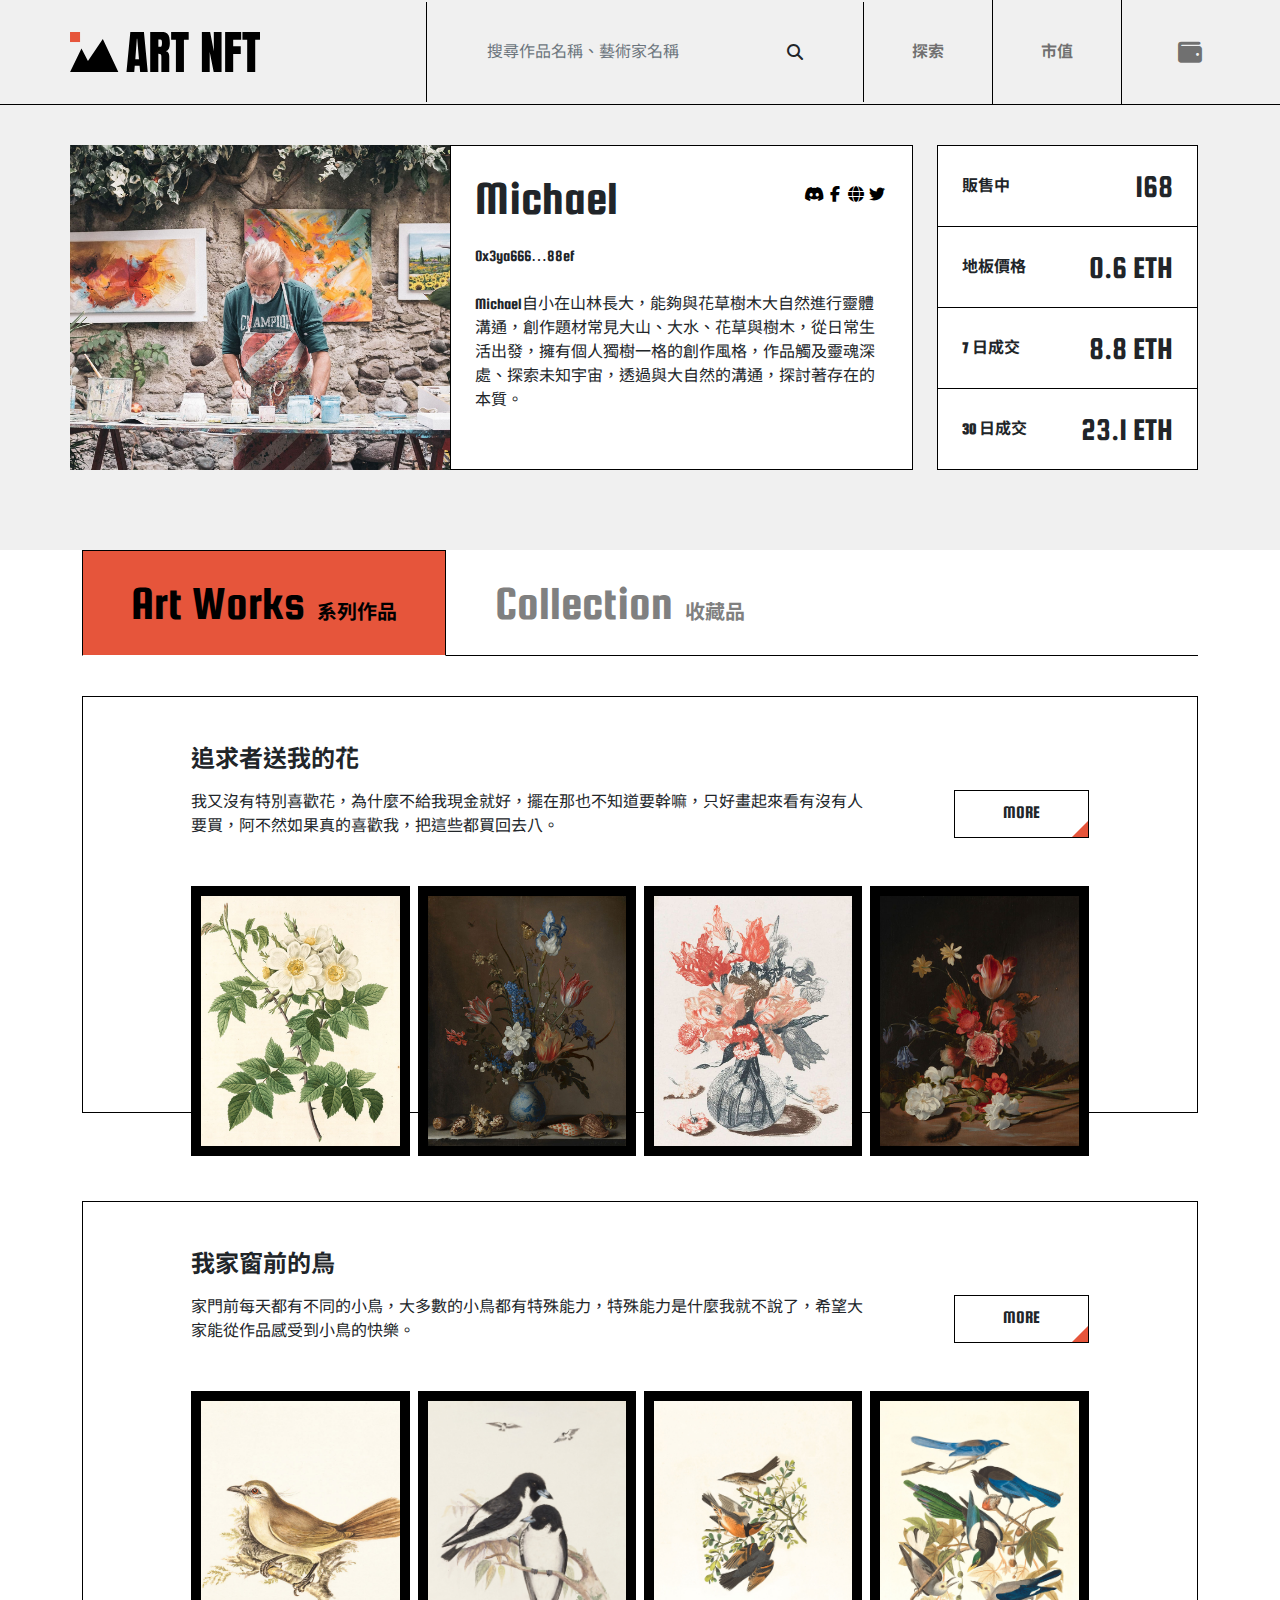
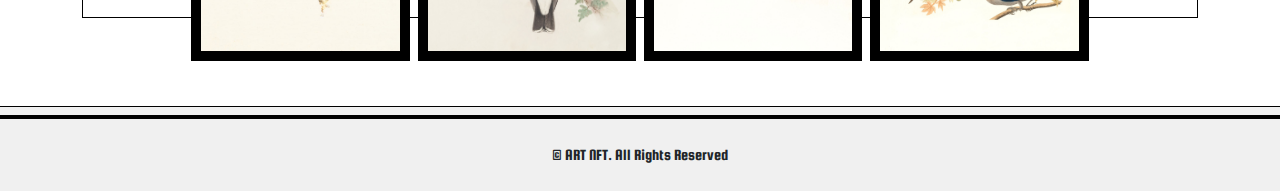
<file: artist.html>
<!DOCTYPE html>
<html lang="en">

  <head>
    <meta charset="UTF-8">
    <meta name="viewport" content="width=device-width, initial-scale=1.0">
    <meta http-equiv="X-UA-Compatible" content="ie=edge">
    <title>Artist</title>
    <link rel="stylesheet" href="https://cdnjs.cloudflare.com/ajax/libs/font-awesome/5.13.0/css/all.min.css" />
    <link rel="stylesheet" href="./assets/style/all.css">
    <link rel="stylesheet" href="https://cdn.jsdelivr.net/npm/swiper@8/swiper-bundle.min.css" />
  </head>

  <body>
    <nav class="navbar navbar-expand-lg navbar-light bg-light border-bottom py-3  px-0 py-lg-0">
      <div class="container-fluid container-lg px-lg-0 ">
        <h1 class="logo mb-0 flex-grow-1">
          <a href="./index.html">ART NFT</a>
        </h1>
        <div class="d-flex  border-lg-StoE">
            <form class="d-flex align-items-center px-7 py-lg-5" role="search">
              <input type="search" placeholder="搜尋作品名稱、藝術家名稱" aria-label="Search" class="d-none d-lg-block form-control bg-transparent border-0">
              <i class="fa-solid fa-magnifying-glass ms-4 me-2"></i>
            </form>
          <button class="navbar-toggler border-0" type="button" data-bs-toggle="collapse" data-bs-target="#navbarSupportedContent" aria-controls="navbarSupportedContent" aria-expanded="false" aria-label="Toggle navigation">
            <span class="navbar-toggler-icon "></span>
          </button>
        </div>
          <div class="collapse navbar-collapse flex-grow-0 " id="navbarSupportedContent">
            <ul class=" navbar-nav me-auto mb-2 mb-lg-0  text-center">
              <li class="nav-item border-bottom border-lg-bottom-0 ">
                <a class="nav-link  fw-bold fs-5 fs-lg-6 py-4 px-7 py-lg-6" aria-current="page" href="./explore.html">探索</a>
              </li>
              <li class="nav-item  border-lg-StoE  ">
                <a class="nav-link  fw-bold fs-5 fs-lg-6 py-4 px-7 py-lg-6" href="./market-value.html">市值</a>
              </li>
              <li class="nav-item ">
                <a class="nav-link py-0 " aria-current="page" data-bs-toggle="modal" data-bs-target="#WalletModal">
                  <button type="button" class="btn btn-primary d-lg-none border py-2 w-100">連結錢包</button>
                  <i class="fa-solid fa-wallet d-none d-lg-block fs-3 ps-7 py-lg-6"></i>
                </a>
              </li>
            </ul>
          </div>
          
      </div>
    </nav>

    


<section class="pt-4 pb-6 pt-lg-6 pb-lg-8 bg-light">
    <div class="container">
        <div class="row">
            <div class="col-lg-4 p-lg-0">
                <img src="./assets/images/artist01.jpg" alt="artist" class="img-fluid h-100">
            </div>
            <div class="col-lg-5 ps-lg-0 mb-3 mb-lg-0">
                <div class="border bg-white px-3 py-4 px-lg-4 h-100">
                            <div class="d-flex justify-content-between align-items-center mb-1 mb-lg-3">
                                <h2 class="mb-0 fs-2 fs-lg-1">Michael</h2>
                                <ul class="d-flex list-unstyled">
                                    <li class="icon text-center">
                                        <a href="#"><i class="fa-brands fa-discord"></i></a>
                                    </li>
                                    <li class="icon text-center">
                                        <a href="#"><i class="fa-brands fa-facebook-f"></i></a>
                                    </li>
                                    <li class="icon text-center">
                                        <a href="#"><i class="fa-solid fa-globe"></i></a>
                                    </li>
                                    <li class="icon text-center">
                                        <a href="#"><i class="fa-brands fa-twitter"></i></a>
                                    </li>
                                </ul>
                            </div>
                            <p class="mb-4">0x3ya666…88ef</p>
                            <p class="mb-0">Michael自小在山林長大，能夠與花草樹木大自然進行靈體溝通，創作題材常見大山、大水、花草與樹木，從日常生活出發，擁有個⼈獨樹⼀格的創作風格，作品觸及靈魂深處、探索未知宇宙，透過與大自然的溝通，探討著存在的本質。​</p>
                </div>
            </div>
            <div class="col-lg-3">
                <ul class="list-group ">
                    <li class="list-group-item px-4 py-3 d-flex justify-content-between align-items-center">
                        <p class="mb-0 fw-bold">販售中</p>
                        <p class="mb-0 fs-2">168</p>
                    </li>
                    <li class="list-group-item px-4 py-3 d-flex justify-content-between align-items-center">
                        <p class="mb-0 fw-bold">地板價格</p>
                        <p class="mb-0 fs-2">0.6 ETH</p>
                    </li>
                    <li class="list-group-item px-4 py-3 d-flex justify-content-between align-items-center">
                        <p class="mb-0 fw-bold">7 日成交</p>
                        <p class="mb-0 fs-2">8.8 ETH</p>
                    </li>
                    <li class="list-group-item px-4 py-3 d-flex justify-content-between align-items-center">
                        <p class="mb-0 fw-bold">30 日成交</p>
                        <p class="mb-0 fs-2">23.1 ETH</p>
                    </li>
                </ul>
            </div> 
        </div>
    </div>
</section>

<section>
    <div class="container">
        <ul class="nav nav-tabs mb-4 mb-lg-6 border-bottom">
            <li class="nav-item ">
              <a class="nav-link active px-3 px-lg-7 py-3 fs-2 fs-lg-1" aria-current="page" data-bs-toggle="tab" aria-selected="true" href="#art-work">Art Works<span class="fs-4 ms-2 fw-bold d-none d-lg-inline">系列作品</span></a>
            </li>
            <li class="nav-item">
              <a class="nav-link px-3 px-lg-7 py-3 fs-2 fs-lg-1" data-bs-toggle="tab" aria-selected="false" href="#collection">Collection<span class="fs-4 ms-2 fw-bold d-none d-lg-inline">收藏品</span></a>
            </li>
        </ul>
        <!-- art-work 內容 -->
        <div class="tab-content">
            <div class="tab-pane fade show active" id="art-work">
                <!-- 追求者送我的花 -->
                <div class="border art-works-border mb-3 pt-lg-7 ">
                    <div class="row justify-content-center">
                        <div class="col-lg-10 mb-4 mb-lg-7">
                            <h3 class="fs-3 fw-bold mb-3">追求者送我的花</h3>
                            <div class="d-flex justify-content-between">
                                <p class="mb-0 me-lg-8">我又沒有特別喜歡花，為什麼不給我現金就好，擺在那也不知道要幹嘛，只好畫起來看有沒有人要買，阿不然如果真的喜歡我，把這些都買回去八。</p>
                                <a href="#" class="btn btn-triangle btn-white px-7 py-1 fs-5 d-none d-lg-block">MORE</a>
                            </div>
                        </div>
                    </div>
                    <!-- art -->
                    <div class="row justify-content-center ">
                        <div class="col-lg-10">
                            <ul class="row row-cols-1 row-cols-lg-4 list-unstyled  g-1">
                                <li class="col">
                                    <div class="img-frame">
                                        <img src="./assets/images/the-new-york-public-library-vBejyCBXZBY-unsplash.jpg" alt="art" class="img-fluid">
                                    </div>
                                </li>
                                <li class="col d-none d-lg-block">
                                    <div class="img-frame">
                                        <img src="./assets/images/art30.jpg" alt="art" class="img-fluid">
                                    </div>
                                </li>
                                <li class="col d-none d-lg-block">
                                    <div class="img-frame">
                                        <img src="./assets/images/art14.jpg" alt="art" class="img-fluid">
                                    </div>
                                </li>
                                <li class="col d-none d-lg-block">
                                    <div class="img-frame">
                                        <img src="./assets/images/art29.jpg" alt="art" class="img-fluid">
                                    </div>
                                </li>
                            </ul>
                        </div>
                        
                    </div>
                    <!-- button -->
                    <div class="d-lg-none text-center">
                        <a href="#" class="btn btn-triangle btn-white px-7 py-1 fs-5">MORE</a>
                    </div>  
                </div>
                <!-- 我家窗前的鳥 -->
                <div class="border art-works-border mb-6 pt-lg-7 ">
                    <div class="row justify-content-center">
                        <div class="col-lg-10 mb-4 mb-lg-7">
                            <h3 class="fs-3 fw-bold mb-3">我家窗前的鳥</h3>
                            <div class="d-flex justify-content-between">
                                <p class="mb-0 me-lg-8">家門前每天都有不同的小鳥，大多數的小鳥都有特殊能力，特殊能力是什麼我就不說了，希望大家能從作品感受到小鳥的快樂。</p>
                                <a href="#" class="btn btn-triangle btn-white px-7 py-1 fs-5 d-none d-lg-block">MORE</a>
                            </div>
                        </div>
                    </div>
                    <!-- art -->
                    <div class="row justify-content-center ">
                        <div class="col-lg-10">
                            <ul class="row row-cols-1 row-cols-lg-4 list-unstyled  g-1">
                                <li class="col">
                                    <div class="img-frame">
                                        <img src="./assets/images/art27.jpg" alt="art" class="img-fluid">
                                    </div>
                                </li>
                                <li class="col d-none d-lg-block">
                                    <div class="img-frame">
                                        <img src="./assets/images/art20.jpg" alt="art" class="img-fluid">
                                    </div>
                                </li>
                                <li class="col d-none d-lg-block">
                                    <div class="img-frame">
                                        <img src="./assets/images/art26.jpg" alt="art" class="img-fluid">
                                    </div>
                                </li>
                                <li class="col d-none d-lg-block">
                                    <div class="img-frame">
                                        <img src="./assets/images/art22.jpg" alt="art" class="img-fluid">
                                    </div>
                                </li>
                            </ul>
                        </div>
                        
                    </div>
                    <!-- button -->
                    <div class="d-lg-none text-center">
                        <a href="#" class="btn btn-triangle btn-white px-7 py-1 fs-5">MORE</a>
                    </div>  
                </div>
            </div>
            <div class="tab-pane fade " id="collection">b</div>
        </div>
    </div>
</section>


    <footer class="footer bg-light border-top  border-1 ">
      <div class="border-top border-4 mt-1">
        <p class="text-center py-4 mb-0">© ART NFT. All Rights Reserved</p>
      </div>
    </footer>

    <!-- Modal -->
<div class="modal fade" id="WalletModal" tabindex="-1" aria-labelledby="exampleModalLabel" aria-hidden="true">
  <div class="modal-dialog modal-dialog-centered  modal-fullscreen-sm-down">
    <div class="modal-content">
      <div class="modal-header mb-4">
        <h5 class="modal-title ms-auto fs-4" id="exampleModalLabel">連結你的錢包</h5>
        <button type="button" class="btn-close" data-bs-dismiss="modal" aria-label="Close"></button>
      </div>
      <div class="modal-body">
        <ul class="list-unstyled row row-cols-1 row-cols-md-2 g-1">
          <li class="col ">
            <div class="d-flex justify-content-between align-items-center btn btn-outline-black p-3">
              <label class="form-check-label " for="logo-1">
                <img src="./assets/images/logo/connect01.png" alt="">MetaMask
              </label>
              <input class="form-check-input" type="radio" name="flexRadioDefault" id="logo-1" >
            </div>
          </li>
          <li class="col ">
            <div class="d-flex justify-content-between align-items-center btn btn-outline-black p-3">
              <label class="form-check-label" for="logo-2">
                <img src="./assets/images/logo/connect02.png" alt="">MetaMask
              </label>
              <input class="form-check-input" type="radio" name="flexRadioDefault" id="logo-2" >
            </div>
          </li>
          <li class="col ">
            <div class="d-flex justify-content-between align-items-center btn btn-outline-black p-3">
              <label class="form-check-label" for="logo-3">
                <img src="./assets/images/logo/connect03.png" alt="">MetaMask
              </label>
              <input class="form-check-input" type="radio" name="flexRadioDefault" id="logo-3" >
            </div>
          </li>
          <li class="col ">
            <div class="d-flex justify-content-between align-items-center btn btn-outline-black p-3">
              <label class="form-check-label" for="logo-4">
                <img src="./assets/images/logo/connect04.png" alt="">MetaMask
              </label>
              <input class="form-check-input" type="radio" name="flexRadioDefault" id="logo-4" >
            </div>
          </li>
          <li class="col ">
            <div class="d-flex justify-content-between align-items-center btn btn-outline-black p-3">
              <label class="form-check-label" for="logo-5">
                <img src="./assets/images/logo/connect05.png" alt="">MetaMask
              </label>
              <input class="form-check-input" type="radio" name="flexRadioDefault" id="logo-5" >
            </div>
          </li>
          <li class="col ">
            <div class="d-flex justify-content-between align-items-center btn btn-outline-black p-3">
              <label class="form-check-label" for="logo-6">
                <img src="./assets/images/logo/connect06.png" alt="">MetaMask
              </label>
              <input class="form-check-input" type="radio" name="flexRadioDefault" id="logo-6" >
            </div>
          </li>
        </ul>
      </div>
      <div class="modal-footer border-top-0 p-0">
        <button type="button" class="btn btn-primary text-white fs-5 px-4 py-2 border w-100">連結錢包</button>
      </div>
    </div>
  </div>
</div>

    <script src="./assets/js/vendors.js"></script>
    <script src="./assets/js/all.js"></script>
  </body>

</html>
</file>
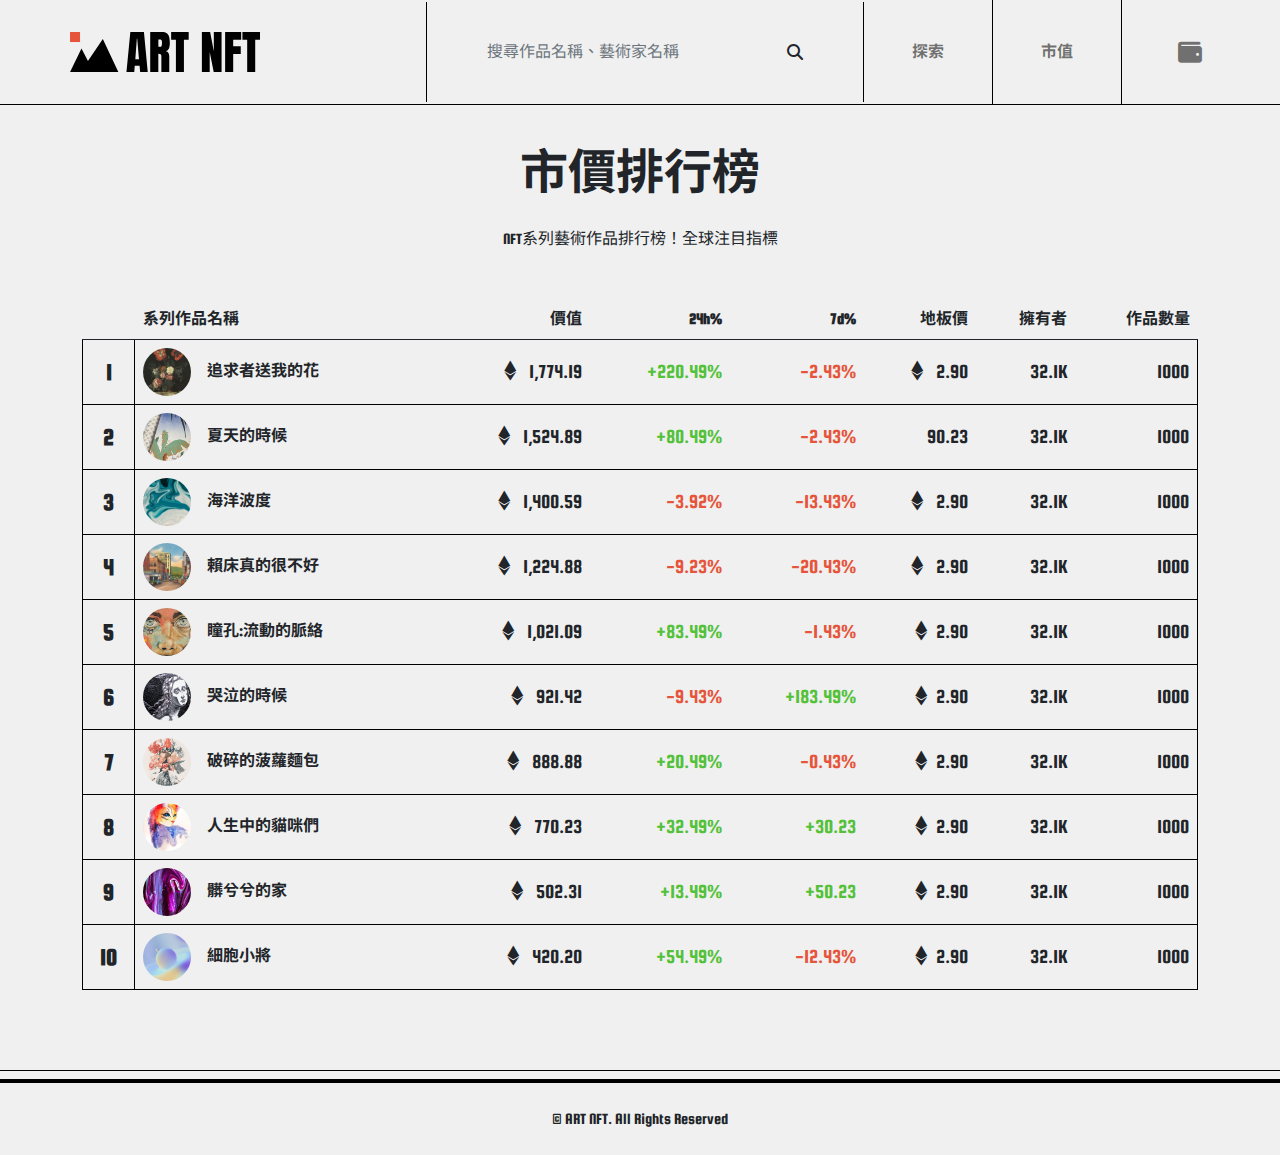
<file: market-value.html>
<!DOCTYPE html>
<html lang="en">

  <head>
    <meta charset="UTF-8">
    <meta name="viewport" content="width=device-width, initial-scale=1.0">
    <meta http-equiv="X-UA-Compatible" content="ie=edge">
    <title>market-value</title>
    <link rel="stylesheet" href="https://cdnjs.cloudflare.com/ajax/libs/font-awesome/5.13.0/css/all.min.css" />
    <link rel="stylesheet" href="./assets/style/all.css">
    <link rel="stylesheet" href="https://cdn.jsdelivr.net/npm/swiper@8/swiper-bundle.min.css" />
  </head>

  <body>
    <nav class="navbar navbar-expand-lg navbar-light bg-light border-bottom py-3  px-0 py-lg-0">
      <div class="container-fluid container-lg px-lg-0 ">
        <h1 class="logo mb-0 flex-grow-1">
          <a href="./index.html">ART NFT</a>
        </h1>
        <div class="d-flex  border-lg-StoE">
            <form class="d-flex align-items-center px-7 py-lg-5" role="search">
              <input type="search" placeholder="搜尋作品名稱、藝術家名稱" aria-label="Search" class="d-none d-lg-block form-control bg-transparent border-0">
              <i class="fa-solid fa-magnifying-glass ms-4 me-2"></i>
            </form>
          <button class="navbar-toggler border-0" type="button" data-bs-toggle="collapse" data-bs-target="#navbarSupportedContent" aria-controls="navbarSupportedContent" aria-expanded="false" aria-label="Toggle navigation">
            <span class="navbar-toggler-icon "></span>
          </button>
        </div>
          <div class="collapse navbar-collapse flex-grow-0 " id="navbarSupportedContent">
            <ul class=" navbar-nav me-auto mb-2 mb-lg-0  text-center">
              <li class="nav-item border-bottom border-lg-bottom-0 ">
                <a class="nav-link  fw-bold fs-5 fs-lg-6 py-4 px-7 py-lg-6" aria-current="page" href="./explore.html">探索</a>
              </li>
              <li class="nav-item  border-lg-StoE  ">
                <a class="nav-link  fw-bold fs-5 fs-lg-6 py-4 px-7 py-lg-6" href="./market-value.html">市值</a>
              </li>
              <li class="nav-item ">
                <a class="nav-link py-0 " aria-current="page" data-bs-toggle="modal" data-bs-target="#WalletModal">
                  <button type="button" class="btn btn-primary d-lg-none border py-2 w-100">連結錢包</button>
                  <i class="fa-solid fa-wallet d-none d-lg-block fs-3 ps-7 py-lg-6"></i>
                </a>
              </li>
            </ul>
          </div>
          
      </div>
    </nav>

    
<section class="bg-light pb-6 pb-lg-8">
    <div class="container">
        <div class="text-center pt-4 pb-5 pt-lg-6 pb-lg-7">
            <h2 class="fs-2 fw-bold fs-lg-1 mb-3 mb-lg-4">市價排行榜</h2>
            <p class="mb-0">NFT系列藝術作品排行榜！全球注目指標</p>
        </div>
        <table class="table mb-0">
            <thead>
              <tr>
                <th scope="col" class="d-none d-lg-table-cell"> </th>
                <th scope="col" class="d-none d-lg-table-cell"colspan="2">系列作品名稱</th>
                <th scope="col" class="text-end d-none d-lg-table-cell">價值</th>
                <th scope="col" class="text-end d-none d-lg-table-cell">24h%</th>
                <th scope="col" class="text-end d-none d-lg-table-cell">7d%</th>
                <th scope="col" class="text-end d-none d-lg-table-cell">地板價</th>
                <th scope="col" class="text-end d-none d-lg-table-cell">擁有者</th>
                <th scope="col" class="text-end d-none d-lg-table-cell">作品數量</th>
              </tr>
            </thead>
            <tbody class='border'>
              <tr class=" align-middle">
                <th scope="row" class="border-end text-center fs-3">1</th>
                <td class="Portfolio fs-7 fs-lg-6 fw-bold" colspan="2">
                    <img src="./assets/images/art13.jpg" alt="圖片" class="rounded-circle">追求者送我的花
                </td>
                <td class="text-end fs-4">
                    <i class="fa-brands fa-ethereum me-1"></i>
                    1,774.19
                </td>
                <td class="triangle-plus d-lg-none">
                  <a href="#other-info1" data-bs-toggle="collapse" role="button" aria-expanded="false" aria-controls="other-info">
                  </a>
                </td>
                <td class="text-secondary text-end d-none d-lg-table-cell fs-4">+220.49%</td>
                <td class="text-primary text-end d-none d-lg-table-cell fs-4">-2.43%</td>
                <td class="text-end d-none d-lg-table-cell fs-4">
                    <i class="fa-brands fa-ethereum me-1"></i>
                    2.90
                </td>
                <td class="text-end d-none d-lg-table-cell fs-4">32.1K</td>
                <td class="text-end d-none d-lg-table-cell fs-4">1000</td>
                <!-- other-info -->
              <tr class="collapse" id="other-info1">
                <td colspan="5" class="p-3 bg-white">
                  <div class="row justify-content-center text-center gy-3">
                    <div class="col-4">
                      <p class="mb-1 fs-7">24h%</p>
                      <p class="mb-0 text-secondary">+220.49%</p>
                    </div>
                    <div class="col-4">
                      <p class="mb-1 fs-7">24h%</p>
                      <p class="mb-0 text-primary">-2.43%</p>
                   </div>
                    <div class="col-4">
                      <p class="mb-1 fs-7">地板價</p>
                      <p class="mb-0 fs-4"><i class="fa-brands fa-ethereum me-1"></i>
                        2.90</p>
                    </div>
                    <div class="col-4">
                      <p class="mb-1 fs-7">擁有者</p>
                      <p class="mb-0 fs-4">32.1K</p>
                    </div>
                    <div class="col-4">
                      <p class="mb-1 fs-7">作品數量</p>
                      <p class="mb-0 fs-4">1000</p>
                    </div>
                  </div>
                </td>
              </tr>
              </tr>

              <tr class=" align-middle">
                <th scope="row" class="border-end text-center fs-3">2</th>
                <td class="Portfolio fs-7 fs-lg-6 fw-bold" colspan="2">
                    <img src="./assets/images/art06.jpg" alt="圖片" class="rounded-circle">夏天的時候
                </td>
                <td class="text-end fs-4">
                    <i class="fa-brands fa-ethereum me-1"></i>
                    1,524.89
                </td>
                <td class="triangle-plus d-lg-none"><a href="#other-info2" data-bs-toggle="collapse" role="button" aria-expanded="false" aria-controls="other-info"></a></td>
                <td class="text-secondary text-end d-none d-lg-table-cell fs-4">+80.49%</td>
                <td class="text-primary text-end d-none d-lg-table-cell fs-4">-2.43%</td>
                <td class="text-end d-none d-lg-table-cell fs-4">
                  90.23
                </td>
                <td class="text-end d-none d-lg-table-cell fs-4">32.1K</td>
                <td class="text-end d-none d-lg-table-cell fs-4">1000</td>
                <!-- other-info -->
              <tr class="collapse" id="other-info2">
                <td colspan="5" class="p-3 bg-white">
                  <div class="row justify-content-center text-center gy-3">
                    <div class="col-4">
                      <p class="mb-1 fs-7">24h%</p>
                      <p class="mb-0 text-secondary">+220.49%</p>
                    </div>
                    <div class="col-4">
                      <p class="mb-1 fs-7">24h%</p>
                      <p class="mb-0 text-primary">-2.43%</p>
                   </div>
                    <div class="col-4">
                      <p class="mb-1 fs-7">地板價</p>
                      <p class="mb-0 fs-4">90.23</p>
                    </div>
                    <div class="col-4">
                      <p class="mb-1 fs-7">擁有者</p>
                      <p class="mb-0 fs-4">32.1K</p>
                    </div>
                    <div class="col-4">
                      <p class="mb-1 fs-7">作品數量</p>
                      <p class="mb-0 fs-4">1000</p>
                    </div>
                  </div>
                </td>
              </tr>
              </tr>

              <tr class=" align-middle">
                <th scope="row" class="border-end text-center fs-3">3</th>
                <td class="Portfolio fs-7 fs-lg-6 fw-bold" colspan="2">
                    <img src="./assets/images/art02.jpg" alt="圖片" class="rounded-circle">海洋波度
                </td>
                <td class="text-end fs-4">
                    <i class="fa-brands fa-ethereum me-1"></i>
                    1,400.59
                </td>
                <td class="triangle-plus d-lg-none"><a href="#other-info3" data-bs-toggle="collapse" role="button" aria-expanded="false" aria-controls="other-info"></a></td>
                <td class="text-primary text-end d-none d-lg-table-cell fs-4">-3.92%</td>
                <td class="text-primary text-end d-none d-lg-table-cell fs-4">-13.43%</td>
                <td class="text-end d-none d-lg-table-cell fs-4">
                    <i class="fa-brands fa-ethereum me-1"></i>
                    2.90
                </td>
                <td class="text-end d-none d-lg-table-cell fs-4">32.1K</td>
                <td class="text-end d-none d-lg-table-cell fs-4">1000</td>
                <!-- other-info -->
              <tr class="collapse" id="other-info3">
                <td colspan="5" class="p-3 bg-white">
                  <div class="row justify-content-center text-center gy-3">
                    <div class="col-4">
                      <p class="mb-1 fs-7">24h%</p>
                      <p class="mb-0 text-primary">-3.92%</p>
                   </div>
                    <div class="col-4">
                      <p class="mb-1 fs-7">24h%</p>
                      <p class="mb-0 text-primary">-13.43%</p>
                    </div>
                    <div class="col-4">
                      <p class="mb-1 fs-7">地板價</p>
                      <p class="mb-0 fs-4"><i class="fa-brands fa-ethereum me-1"></i>
                        2.90</p>
                    </div>
                    <div class="col-4">
                      <p class="mb-1 fs-7">擁有者</p>
                      <p class="mb-0 fs-4">32.1K</p>
                    </div>
                    <div class="col-4">
                      <p class="mb-1 fs-7">作品數量</p>
                      <p class="mb-0 fs-4">1000</p>
                    </div>
                  </div>
                </td>
              </tr>
              </tr>

              <tr class=" align-middle">
                <th scope="row" class="border-end text-center fs-3">4</th>
                <td class="Portfolio fs-7 fs-lg-6 fw-bold" colspan="2">
                    <img src="./assets/images/art03.jpg" alt="圖片" class="rounded-circle">賴床真的很不好
                </td>
                <td class="text-end fs-4">
                    <i class="fa-brands fa-ethereum me-1"></i>
                    1,224.88
                </td>
                <td class="triangle-plus d-lg-none"><a href="#other-info4" data-bs-toggle="collapse" role="button" aria-expanded="false" aria-controls="other-info"></a></td>
                <td class="text-primary text-end d-none d-lg-table-cell fs-4">-9.23%</td>
                <td class="text-primary text-end d-none d-lg-table-cell fs-4">-20.43%</td>
                <td class="text-end d-none d-lg-table-cell fs-4">
                    <i class="fa-brands fa-ethereum me-1"></i>
                    2.90
                </td>
                <td class="text-end d-none d-lg-table-cell fs-4">32.1K</td>
                <td class="text-end d-none d-lg-table-cell fs-4">1000</td>
                <!-- other-info -->
              <tr class="collapse" id="other-info4">
                <td colspan="5" class="p-3 bg-white">
                  <div class="row justify-content-center text-center gy-3">
                    <div class="col-4">
                      <p class="mb-1 fs-7">24h%</p>
                      <p class="mb-0 text-primary">-9.23%</p>
                   </div>
                    <div class="col-4">
                      <p class="mb-1 fs-7">24h%</p>
                      <p class="mb-0 text-primary">-20.43%</p>
                    </div>
                    <div class="col-4">
                      <p class="mb-1 fs-7">地板價</p>
                      <p class="mb-0 fs-4"><i class="fa-brands fa-ethereum me-1"></i>
                        2.90</p>
                    </div>
                    <div class="col-4">
                      <p class="mb-1 fs-7">擁有者</p>
                      <p class="mb-0 fs-4">32.1K</p>
                    </div>
                    <div class="col-4">
                      <p class="mb-1 fs-7">作品數量</p>
                      <p class="mb-0 fs-4">1000</p>
                    </div>
                  </div>
                </td>
              </tr>
              </tr>

              <tr class=" align-middle">
                <th scope="row" class="border-end text-center fs-3">5</th>
                <td class="Portfolio fs-7 fs-lg-6 fw-bold" colspan="2">
                    <img src="./assets/images/art01.jpg" alt="圖片" class="rounded-circle">瞳孔:流動的脈絡
                </td>
                <td class="text-end fs-4">
                    <i class="fa-brands fa-ethereum me-1"></i>
                    1,021.09
                </td>
                <td class="triangle-plus d-lg-none"><a href="#other-info5" data-bs-toggle="collapse" role="button" aria-expanded="false" aria-controls="other-info"></a></td>
                <td class="text-secondary text-end d-none d-lg-table-cell fs-4">+83.49%</td>
                <td class="text-primary text-end d-none d-lg-table-cell fs-4">-1.43%</td>
                <td class="text-end d-none d-lg-table-cell fs-4">
                  <i class="fa-brands fa-ethereum me-1"></i>2.90
                </td>
                <td class="text-end d-none d-lg-table-cell fs-4">32.1K</td>
                <td class="text-end d-none d-lg-table-cell fs-4">1000</td>
                <!-- other-info -->
              <tr class="collapse" id="other-info5">
                <td colspan="5" class="p-3 bg-white">
                  <div class="row justify-content-center text-center gy-3">
                    <div class="col-4">
                      <p class="mb-1 fs-7">24h%</p>
                      <p class="mb-0 text-secondary">+83.49%</p>
                    </div>
                    <div class="col-4">
                      <p class="mb-1 fs-7">24h%</p>
                      <p class="mb-0 text-primary">-1.43%</p>
                   </div>
                    <div class="col-4">
                      <p class="mb-1 fs-7">地板價</p>
                      <p class="mb-0 fs-4"><i class="fa-brands fa-ethereum me-1"></i>
                        2.90</p>
                    </div>
                    <div class="col-4">
                      <p class="mb-1 fs-7">擁有者</p>
                      <p class="mb-0 fs-4">32.1K</p>
                    </div>
                    <div class="col-4">
                      <p class="mb-1 fs-7">作品數量</p>
                      <p class="mb-0 fs-4">1000</p>
                    </div>
                  </div>
                </td>
              </tr>
              </tr>

              <tr class=" align-middle">
                <th scope="row" class="border-end text-center fs-3">6</th>
                <td class="Portfolio fs-7 fs-lg-6 fw-bold" colspan="2">
                    <img src="./assets/images/art11.jpg" alt="圖片" class="rounded-circle">哭泣的時候
                </td>
                <td class="text-end fs-4">
                    <i class="fa-brands fa-ethereum me-1"></i>
                    921.42
                </td>
                <td class="triangle-plus d-lg-none"><a href="#other-info6" data-bs-toggle="collapse" role="button" aria-expanded="false" aria-controls="other-info"></a></td>
                <td class="text-primary text-end d-none d-lg-table-cell fs-4">-9.43%</td>
                <td class="text-secondary text-end d-none d-lg-table-cell fs-4">+183.49%</td>
                <td class="text-end d-none d-lg-table-cell fs-4">
                  <i class="fa-brands fa-ethereum me-1"></i>2.90
                </td>
                <td class="text-end d-none d-lg-table-cell fs-4">32.1K</td>
                <td class="text-end d-none d-lg-table-cell fs-4">1000</td>
                <!-- other-info -->
              <tr class="collapse" id="other-info6">
                <td colspan="5" class="p-3 bg-white">
                  <div class="row justify-content-center text-center gy-3">
                    <div class="col-4">
                      <p class="mb-1 fs-7">24h%</p>
                      <p class="mb-0 text-primary">-9.43%</p>
                   </div>
                    <div class="col-4">
                      <p class="mb-1 fs-7">24h%</p>
                      <p class="mb-0 text-secondary">+183.49%</p>
                    </div>
                    <div class="col-4">
                      <p class="mb-1 fs-7">地板價</p>
                      <p class="mb-0 fs-4"><i class="fa-brands fa-ethereum me-1"></i>
                        2.90</p>
                    </div>
                    <div class="col-4">
                      <p class="mb-1 fs-7">擁有者</p>
                      <p class="mb-0 fs-4">32.1K</p>
                    </div>
                    <div class="col-4">
                      <p class="mb-1 fs-7">作品數量</p>
                      <p class="mb-0 fs-4">1000</p>
                    </div>
                  </div>
                </td>
              </tr>
              </tr>

              <tr class=" align-middle">
                <th scope="row" class="border-end text-center fs-3">7</th>
                <td class="Portfolio fs-7 fs-lg-6 fw-bold" colspan="2">
                    <img src="./assets/images/art14.jpg" alt="圖片" class="rounded-circle">破碎的菠蘿麵包
                </td>
                <td class="text-end fs-4">
                    <i class="fa-brands fa-ethereum me-1"></i>
                    888.88
                </td>
                <td class="triangle-plus d-lg-none"><a href="#other-info7" data-bs-toggle="collapse" role="button" aria-expanded="false" aria-controls="other-info"></a></td>
                <td class="text-secondary text-end d-none d-lg-table-cell fs-4">+20.49%</td>
                <td class="text-primary text-end d-none d-lg-table-cell fs-4">-0.43%</td>
                <td class="text-end d-none d-lg-table-cell fs-4">
                  <i class="fa-brands fa-ethereum me-1"></i>2.90
                </td>
                <td class="text-end d-none d-lg-table-cell fs-4">32.1K</td>
                <td class="text-end d-none d-lg-table-cell fs-4">1000</td>
                <!-- other-info -->
              <tr class="collapse" id="other-info7">
                <td colspan="5" class="p-3 bg-white">
                  <div class="row justify-content-center text-center gy-3">
                    <div class="col-4">
                      <p class="mb-1 fs-7">24h%</p>
                      <p class="mb-0 text-secondary">+20.49%</p>
                    </div>
                    <div class="col-4">
                      <p class="mb-1 fs-7">24h%</p>
                      <p class="mb-0 text-primary">-0.43%</p>
                   </div>
                    <div class="col-4">
                      <p class="mb-1 fs-7">地板價</p>
                      <p class="mb-0 fs-4"><i class="fa-brands fa-ethereum me-1"></i>
                        2.90</p>
                    </div>
                    <div class="col-4">
                      <p class="mb-1 fs-7">擁有者</p>
                      <p class="mb-0 fs-4">32.1K</p>
                    </div>
                    <div class="col-4">
                      <p class="mb-1 fs-7">作品數量</p>
                      <p class="mb-0 fs-4">1000</p>
                    </div>
                  </div>
                </td>
              </tr>
              </tr>

              <tr class=" align-middle">
                <th scope="row" class="border-end text-center fs-3">8</th>
                <td class="Portfolio fs-7 fs-lg-6 fw-bold" colspan="2">
                    <img src="./assets/images/art08.jpg" alt="圖片" class="rounded-circle">人生中的貓咪們
                </td>
                <td class="text-end fs-4">
                    <i class="fa-brands fa-ethereum me-1"></i>
                    770.23
                </td>
                <td class="triangle-plus d-lg-none"><a href="#other-info8" data-bs-toggle="collapse" role="button" aria-expanded="false" aria-controls="other-info"></a></td>
                <td class="text-secondary text-end d-none d-lg-table-cell fs-4">+32.49%</td>
                <td class="text-secondary text-end d-none d-lg-table-cell fs-4">+30.23</td>
                <td class="text-end d-none d-lg-table-cell fs-4">
                  <i class="fa-brands fa-ethereum me-1"></i>2.90
                </td>
                <td class="text-end d-none d-lg-table-cell fs-4">32.1K</td>
                <td class="text-end d-none d-lg-table-cell fs-4">1000</td>
                <!-- other-info -->
              <tr class="collapse" id="other-info8">
                <td colspan="5" class="p-3 bg-white">
                  <div class="row justify-content-center text-center gy-3">
                    <div class="col-4">
                      <p class="mb-1 fs-7">24h%</p>
                      <p class="mb-0 text-secondary">+20.49%</p>
                    </div>
                    <div class="col-4">
                      <p class="mb-1 fs-7">24h%</p>
                      <p class="mb-0 text-secondary">+30.23</p>
                    </div>
                    <div class="col-4">
                      <p class="mb-1 fs-7">地板價</p>
                      <p class="mb-0 fs-4"><i class="fa-brands fa-ethereum me-1"></i>
                        2.90</p>
                    </div>
                    <div class="col-4">
                      <p class="mb-1 fs-7">擁有者</p>
                      <p class="mb-0 fs-4">32.1K</p>
                    </div>
                    <div class="col-4">
                      <p class="mb-1 fs-7">作品數量</p>
                      <p class="mb-0 fs-4">1000</p>
                    </div>
                  </div>
                </td>
              </tr>
              </tr>

              <tr class=" align-middle">
                <th scope="row" class="border-end text-center fs-3">9</th>
                <td class="Portfolio fs-7 fs-lg-6 fw-bold" colspan="2">
                    <img src="./assets/images/art28.jpg" alt="圖片" class="rounded-circle">髒兮兮的家
                </td>
                <td class="text-end fs-4">
                    <i class="fa-brands fa-ethereum me-1"></i>
                    502.31
                </td>
                <td class="triangle-plus d-lg-none"><a href="#other-info9" data-bs-toggle="collapse" role="button" aria-expanded="false" aria-controls="other-info"></a></td>
                <td class="text-secondary text-end d-none d-lg-table-cell fs-4">+13.49%</td>
                <td class="text-secondary text-end d-none d-lg-table-cell fs-4">+50.23</td>
                <td class="text-end d-none d-lg-table-cell fs-4">
                  <i class="fa-brands fa-ethereum me-1"></i>2.90
                </td>
                <td class="text-end d-none d-lg-table-cell fs-4">32.1K</td>
                <td class="text-end d-none d-lg-table-cell fs-4">1000</td>
                <!-- other-info -->
              <tr class="collapse" id="other-info9">
                <td colspan="5" class="p-3 bg-white">
                  <div class="row justify-content-center text-center gy-3">
                    <div class="col-4">
                      <p class="mb-1 fs-7">24h%</p>
                      <p class="mb-0 text-secondary">+13.49%</p>
                    </div>
                    <div class="col-4">
                      <p class="mb-1 fs-7">24h%</p>
                      <p class="mb-0 text-secondary">+50.23</p>
                    </div>
                    <div class="col-4">
                      <p class="mb-1 fs-7">地板價</p>
                      <p class="mb-0 fs-4"><i class="fa-brands fa-ethereum me-1"></i>
                        2.90</p>
                    </div>
                    <div class="col-4">
                      <p class="mb-1 fs-7">擁有者</p>
                      <p class="mb-0 fs-4">32.1K</p>
                    </div>
                    <div class="col-4">
                      <p class="mb-1 fs-7">作品數量</p>
                      <p class="mb-0 fs-4">1000</p>
                    </div>
                  </div>
                </td>
              </tr>
              </tr>

              <tr class=" align-middle">
                <th scope="row" class="border-end text-center fs-3">10</th>
                <td class="Portfolio fs-7 fs-lg-6 fw-bold" colspan="2">
                    <img src="./assets/images/art16.jpg" alt="圖片" class="rounded-circle">細胞小將
                </td>
                <td class="text-end fs-4">
                    <i class="fa-brands fa-ethereum me-1"></i>
                    420.20
                </td>
                <td class="triangle-plus d-lg-none"><a href="#other-info10" data-bs-toggle="collapse" role="button" aria-expanded="false" aria-controls="other-info"></a></td>
                <td class="text-secondary text-end d-none d-lg-table-cell fs-4">+54.49%</td>
                <td class="text-primary text-end d-none d-lg-table-cell fs-4">-12.43%</td>
                <td class="text-end d-none d-lg-table-cell fs-4">
                  <i class="fa-brands fa-ethereum me-1"></i>2.90
                </td>
                <td class="text-end d-none d-lg-table-cell fs-4">32.1K</td>
                <td class="text-end d-none d-lg-table-cell fs-4">1000</td>
                <!-- other-info -->
              <tr class="collapse" id="other-info10">
                <td colspan="5" class="p-3 bg-white">
                  <div class="row justify-content-center text-center gy-3">
                    <div class="col-4">
                      <p class="mb-1 fs-7">24h%</p>
                      <p class="mb-0 text-secondary">+54.49%</p>
                    </div>
                    <div class="col-4">
                      <p class="mb-1 fs-7">24h%</p>
                      <p class="mb-0 text-primary">-12.43%</p>
                    </div>
                    <div class="col-4">
                      <p class="mb-1 fs-7">地板價</p>
                      <p class="mb-0 fs-4"><i class="fa-brands fa-ethereum me-1"></i>
                        2.90</p>
                    </div>
                    <div class="col-4">
                      <p class="mb-1 fs-7">擁有者</p>
                      <p class="mb-0 fs-4">32.1K</p>
                    </div>
                    <div class="col-4">
                      <p class="mb-1 fs-7">作品數量</p>
                      <p class="mb-0 fs-4">1000</p>
                    </div>
                  </div>
                </td>
              </tr>
              </tr>
              
            </tbody>
          </table>
    </div>
</section>

    <footer class="footer bg-light border-top  border-1 ">
      <div class="border-top border-4 mt-1">
        <p class="text-center py-4 mb-0">© ART NFT. All Rights Reserved</p>
      </div>
    </footer>

    <!-- Modal -->
<div class="modal fade" id="WalletModal" tabindex="-1" aria-labelledby="exampleModalLabel" aria-hidden="true">
  <div class="modal-dialog modal-dialog-centered  modal-fullscreen-sm-down">
    <div class="modal-content">
      <div class="modal-header mb-4">
        <h5 class="modal-title ms-auto fs-4" id="exampleModalLabel">連結你的錢包</h5>
        <button type="button" class="btn-close" data-bs-dismiss="modal" aria-label="Close"></button>
      </div>
      <div class="modal-body">
        <ul class="list-unstyled row row-cols-1 row-cols-md-2 g-1">
          <li class="col ">
            <div class="d-flex justify-content-between align-items-center btn btn-outline-black p-3">
              <label class="form-check-label " for="logo-1">
                <img src="./assets/images/logo/connect01.png" alt="">MetaMask
              </label>
              <input class="form-check-input" type="radio" name="flexRadioDefault" id="logo-1" >
            </div>
          </li>
          <li class="col ">
            <div class="d-flex justify-content-between align-items-center btn btn-outline-black p-3">
              <label class="form-check-label" for="logo-2">
                <img src="./assets/images/logo/connect02.png" alt="">MetaMask
              </label>
              <input class="form-check-input" type="radio" name="flexRadioDefault" id="logo-2" >
            </div>
          </li>
          <li class="col ">
            <div class="d-flex justify-content-between align-items-center btn btn-outline-black p-3">
              <label class="form-check-label" for="logo-3">
                <img src="./assets/images/logo/connect03.png" alt="">MetaMask
              </label>
              <input class="form-check-input" type="radio" name="flexRadioDefault" id="logo-3" >
            </div>
          </li>
          <li class="col ">
            <div class="d-flex justify-content-between align-items-center btn btn-outline-black p-3">
              <label class="form-check-label" for="logo-4">
                <img src="./assets/images/logo/connect04.png" alt="">MetaMask
              </label>
              <input class="form-check-input" type="radio" name="flexRadioDefault" id="logo-4" >
            </div>
          </li>
          <li class="col ">
            <div class="d-flex justify-content-between align-items-center btn btn-outline-black p-3">
              <label class="form-check-label" for="logo-5">
                <img src="./assets/images/logo/connect05.png" alt="">MetaMask
              </label>
              <input class="form-check-input" type="radio" name="flexRadioDefault" id="logo-5" >
            </div>
          </li>
          <li class="col ">
            <div class="d-flex justify-content-between align-items-center btn btn-outline-black p-3">
              <label class="form-check-label" for="logo-6">
                <img src="./assets/images/logo/connect06.png" alt="">MetaMask
              </label>
              <input class="form-check-input" type="radio" name="flexRadioDefault" id="logo-6" >
            </div>
          </li>
        </ul>
      </div>
      <div class="modal-footer border-top-0 p-0">
        <button type="button" class="btn btn-primary text-white fs-5 px-4 py-2 border w-100">連結錢包</button>
      </div>
    </div>
  </div>
</div>

    <script src="./assets/js/vendors.js"></script>
    <script src="./assets/js/all.js"></script>
  </body>

</html>
</file>
